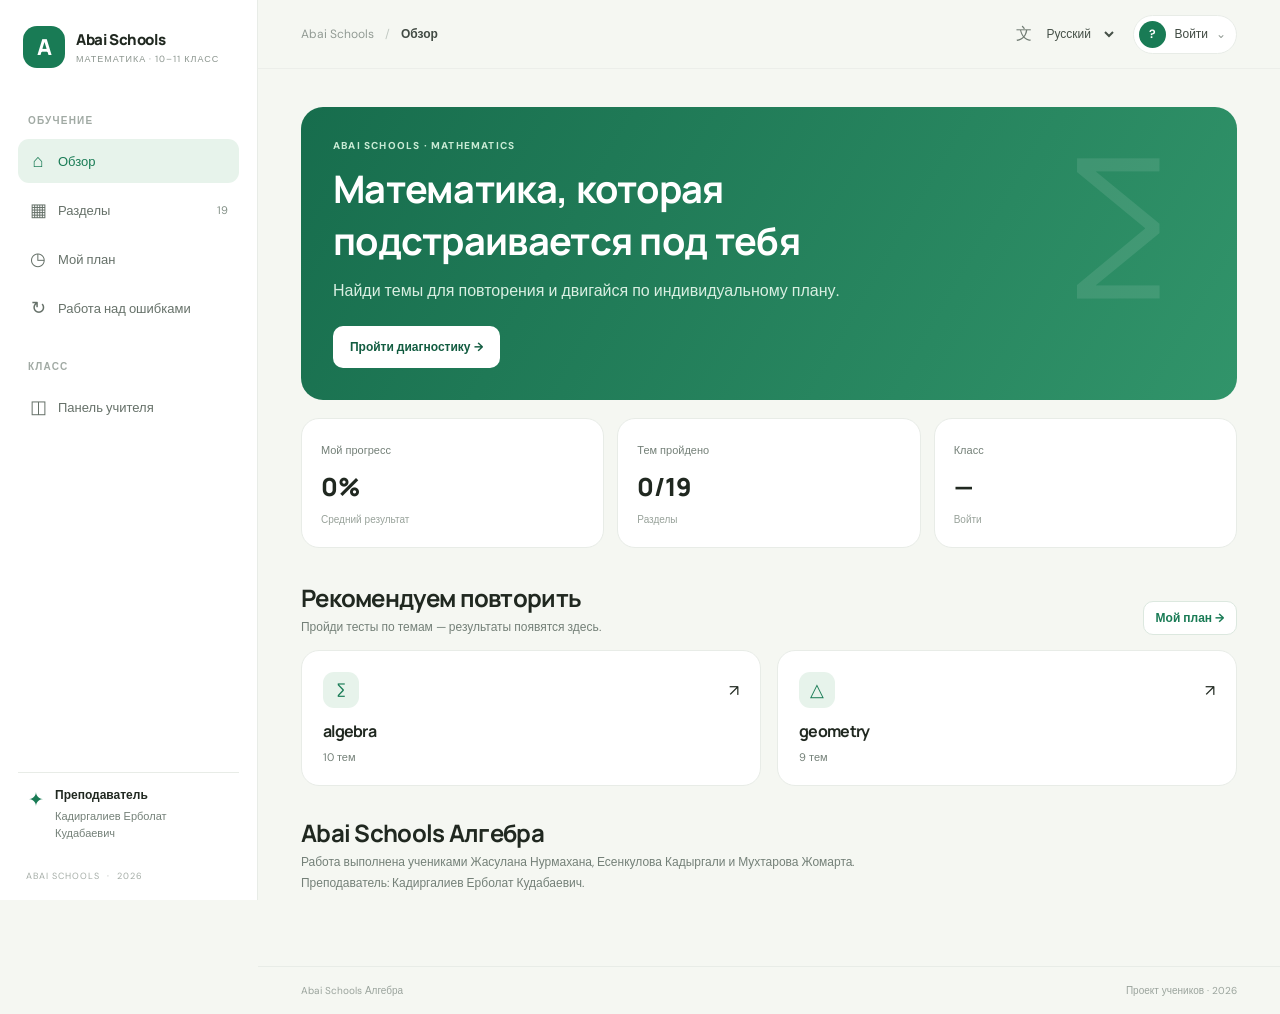
<file: index.html>
<!doctype html>
<html lang="ru">
<head>
  <meta charset="UTF-8">
  <meta name="viewport" content="width=device-width, initial-scale=1">
  <meta name="theme-color" content="#f5f7f2">
  <meta name="description" content="Abai Schools Алгебра — математика с индивидуальным планом обучения.">
  <title>Abai Schools Алгебра</title>
  <link rel="stylesheet" href="styles.css">
</head>
<body>
  <div class="app-shell">
    <aside class="sidebar">
      <a class="brand" href="index.html#home">
        <span class="brand-mark">A</span>
        <span><b>Abai Schools</b><small>МАТЕМАТИКА · 10–11 КЛАСС</small></span>
      </a>

      <div class="side-label" data-i18n="workspace">ОБУЧЕНИЕ</div>
      <nav class="side-nav" aria-label="Навигация">
        <a class="nav-link active" href="#home" data-page="home"><span>⌂</span><span data-i18n="overview">Обзор</span></a>
        <a class="nav-link" href="sections.html#sections" data-page="sections"><span>▦</span><span data-i18n="sections">Разделы</span><span class="nav-count">19</span></a>
        <a class="nav-link" href="#plan" data-page="plan"><span>◷</span><span data-i18n="myPlan">Мой план</span></a>
        <a class="nav-link" href="#mistakes" data-page="mistakes"><span>↻</span><span data-i18n="mistakes">Работа над ошибками</span></a>
      </nav>

      <div class="side-label teacher-label" data-i18n="classroom">КЛАСС</div>
      <nav class="side-nav">
        <a class="nav-link" href="#teacher" data-page="teacher"><span>◫</span><span data-i18n="teacherView">Панель учителя</span></a>
      </nav>

      <div class="sidebar-bottom">
        <div class="teacher-note">
          <span class="teacher-icon">✦</span>
          <div><b data-i18n="teacher">Преподаватель</b><small>Кадиргалиев Ерболат<br>Кудабаевич</small></div>
        </div>
        <div class="side-foot">ABAI SCHOOLS <span>·</span> 2026</div>
      </div>
    </aside>

    <main class="main-area">
      <header class="topbar">
        <div class="breadcrumbs" id="breadcrumbs">Abai Schools <span>/</span> <b data-i18n="overview">Обзор</b></div>
        <div class="top-actions">
          <label class="language-picker">
            <span>文</span>
            <select id="language" aria-label="Язык">
              <option value="ru">Русский</option>
              <option value="kk">Қазақша</option>
              <option value="en">English</option>
            </select>
          </label>
          <button class="user-pill" id="profileButton" type="button">
            <span class="avatar" id="avatar">?</span>
            <span id="profileName">Войти</span>
            <span class="chevron">⌄</span>
          </button>
        </div>
      </header>

      <div id="app" class="page-content"></div>
      <footer class="site-footer">
        <span>Abai Schools Алгебра</span>
        <span>Проект учеников · 2026</span>
      </footer>
    </main>
  </div>

  <dialog id="loginDialog" class="modal">
    <form method="dialog" id="loginForm">
      <button class="modal-close" value="cancel" aria-label="Закрыть">×</button>
      <div class="eyebrow" data-i18n="profile">ПРОФИЛЬ УЧЕНИКА</div>
      <h2 data-i18n="joinTitle">Начнём учиться</h2>
      <p class="muted" data-i18n="joinText">Создайте профиль без электронной почты.</p>

      <label class="field-label" for="studentName" data-i18n="yourName">Ваше имя</label>
      <input id="studentName" required maxlength="40" autocomplete="name" placeholder="Например, Айдана">

      <label class="field-label" for="className" data-i18n="yourClass">Класс</label>
      <input id="className" required maxlength="30" placeholder="Например, 10А">

      <button class="button primary full" type="submit" data-i18n="saveProfile">Сохранить профиль</button>
      <p class="privacy-note" data-i18n="localNote">Данные профиля сохраняются на этом устройстве.</p>
    </form>
  </dialog>

  <script src="app.js"></script>
</body>
</html>
</file>
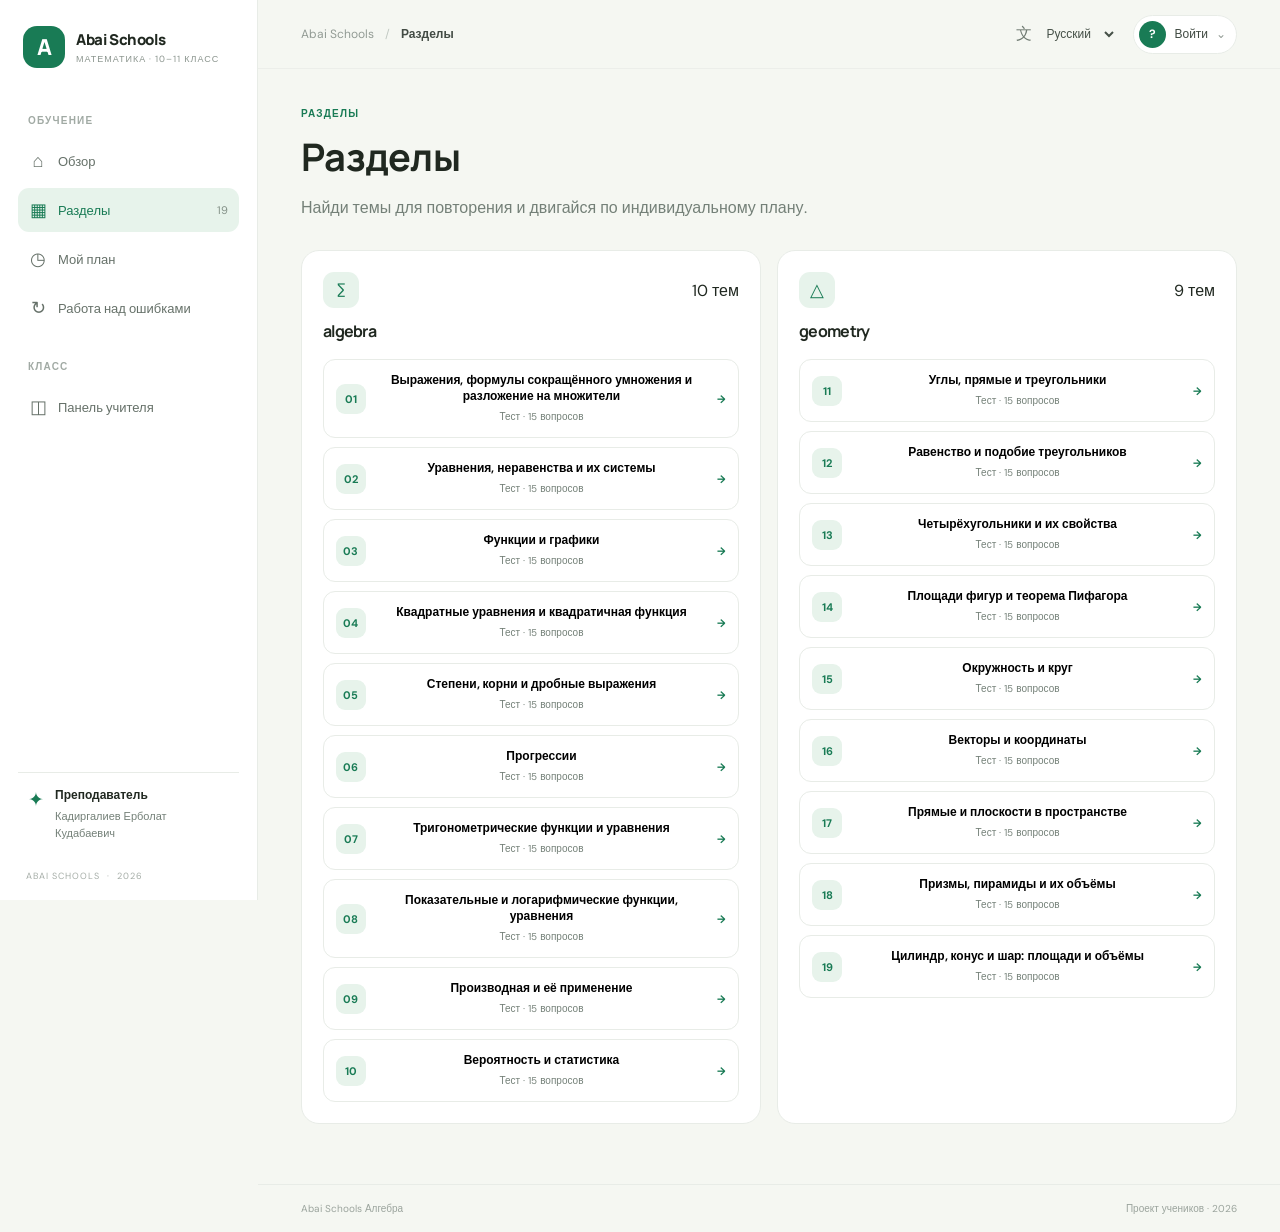
<file: sections.html>
<!doctype html>
<html lang="ru">
<head>
  <meta charset="UTF-8">
  <meta name="viewport" content="width=device-width, initial-scale=1">
  <meta name="theme-color" content="#f5f7f2">
  <title>Разделы — Abai Schools Алгебра</title>
  <link rel="stylesheet" href="styles.css">
</head>
<body>
  <div class="app-shell">
    <aside class="sidebar">
      <a class="brand" href="index.html#home">
        <span class="brand-mark">A</span>
        <span><b>Abai Schools</b><small>МАТЕМАТИКА · 10–11 КЛАСС</small></span>
      </a>
      <div class="side-label">ОБУЧЕНИЕ</div>
      <nav class="side-nav" aria-label="Навигация">
        <a class="nav-link" href="index.html#home" data-page="home"><span>⌂</span><span data-i18n="overview">Обзор</span></a>
        <a class="nav-link active" href="sections.html#sections" data-page="sections"><span>▦</span><span data-i18n="sections">Разделы</span><span class="nav-count">19</span></a>
        <a class="nav-link" href="index.html#plan" data-page="plan"><span>◷</span><span data-i18n="myPlan">Мой план</span></a>
        <a class="nav-link" href="index.html#mistakes" data-page="mistakes"><span>↻</span><span data-i18n="mistakes">Работа над ошибками</span></a>
      </nav>
      <div class="side-label teacher-label" data-i18n="classroom">КЛАСС</div>
      <nav class="side-nav">
        <a class="nav-link" href="index.html#teacher" data-page="teacher"><span>◫</span><span data-i18n="teacherView">Панель учителя</span></a>
      </nav>
      <div class="sidebar-bottom">
        <div class="teacher-note"><span class="teacher-icon">✦</span><div><b>Преподаватель</b><small>Кадиргалиев Ерболат<br>Кудабаевич</small></div></div>
        <div class="side-foot">ABAI SCHOOLS <span>·</span> 2026</div>
      </div>
    </aside>

    <main class="main-area">
      <header class="topbar">
        <div class="breadcrumbs">Abai Schools <span>/</span> <b data-i18n="sections">Разделы</b></div>
        <div class="top-actions">
          <label class="language-picker"><span>文</span>
            <select id="language" aria-label="Язык">
              <option value="ru">Русский</option><option value="kk">Қазақша</option><option value="en">English</option>
            </select>
          </label>
          <button class="user-pill" id="profileButton" type="button"><span class="avatar" id="avatar">?</span><span id="profileName">Войти</span><span class="chevron">⌄</span></button>
        </div>
      </header>
      <div id="app" class="page-content"></div>
      <footer class="site-footer"><span>Abai Schools Алгебра</span><span>Проект учеников · 2026</span></footer>
    </main>
  </div>

  <dialog id="loginDialog" class="modal">
    <form method="dialog" id="loginForm">
      <button class="modal-close" value="cancel" aria-label="Закрыть">×</button>
      <div class="eyebrow" data-i18n="profile">ПРОФИЛЬ УЧЕНИКА</div>
      <h2 data-i18n="joinTitle">Начнём учиться</h2>
      <p class="muted" data-i18n="joinText">Создайте профиль без электронной почты.</p>
      <label class="field-label" for="studentName" data-i18n="yourName">Ваше имя</label>
      <input id="studentName" required maxlength="40" placeholder="Например, Айдана">
      <label class="field-label" for="className" data-i18n="yourClass">Класс</label>
      <input id="className" required maxlength="30" placeholder="Например, 10А">
      <button class="button primary full" type="submit" data-i18n="saveProfile">Сохранить профиль</button>
      <p class="privacy-note" data-i18n="localNote">Данные профиля сохраняются на этом устройстве.</p>
    </form>
  </dialog>

  <script>
    // Запускаем app.js сразу на странице разделов.
    if (!location.hash) history.replaceState(null, '', location.pathname + '#sections');
  </script>
  <script src="app.js"></script>
</body>
</html>
</file>
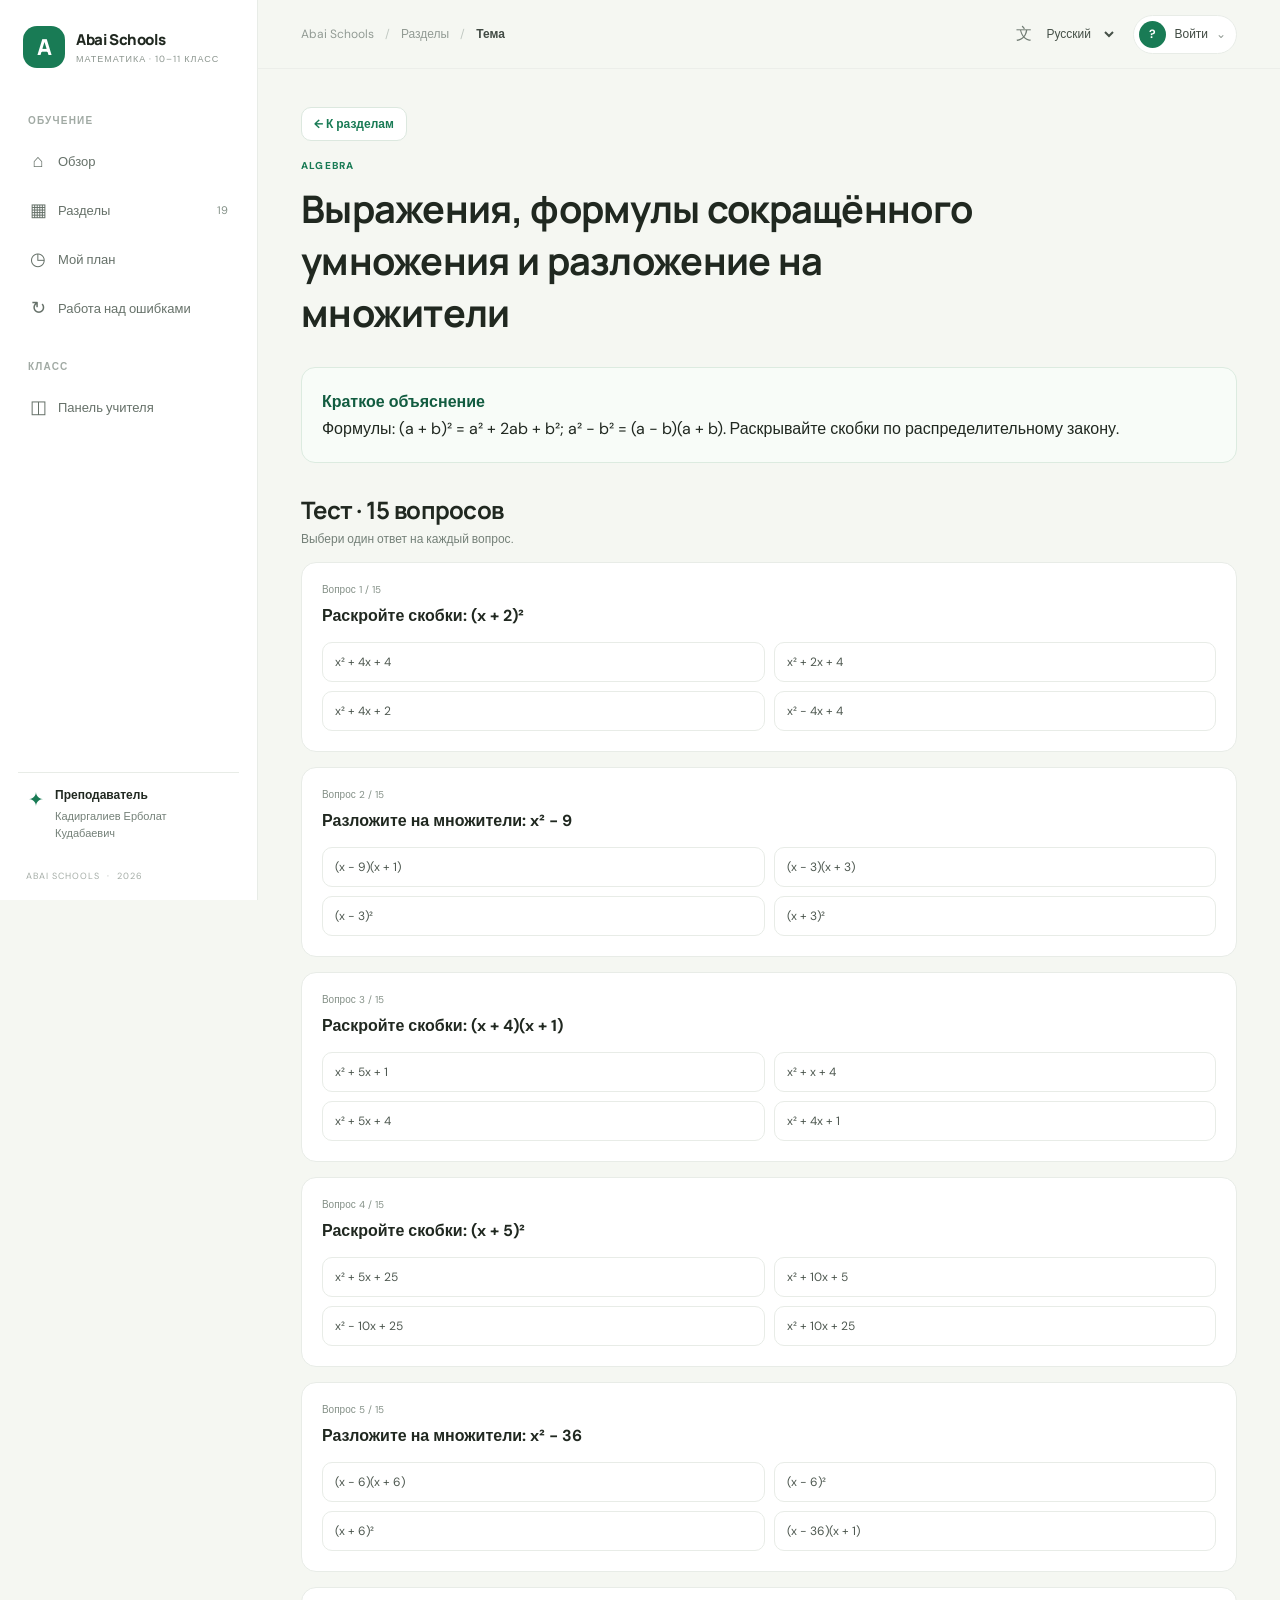
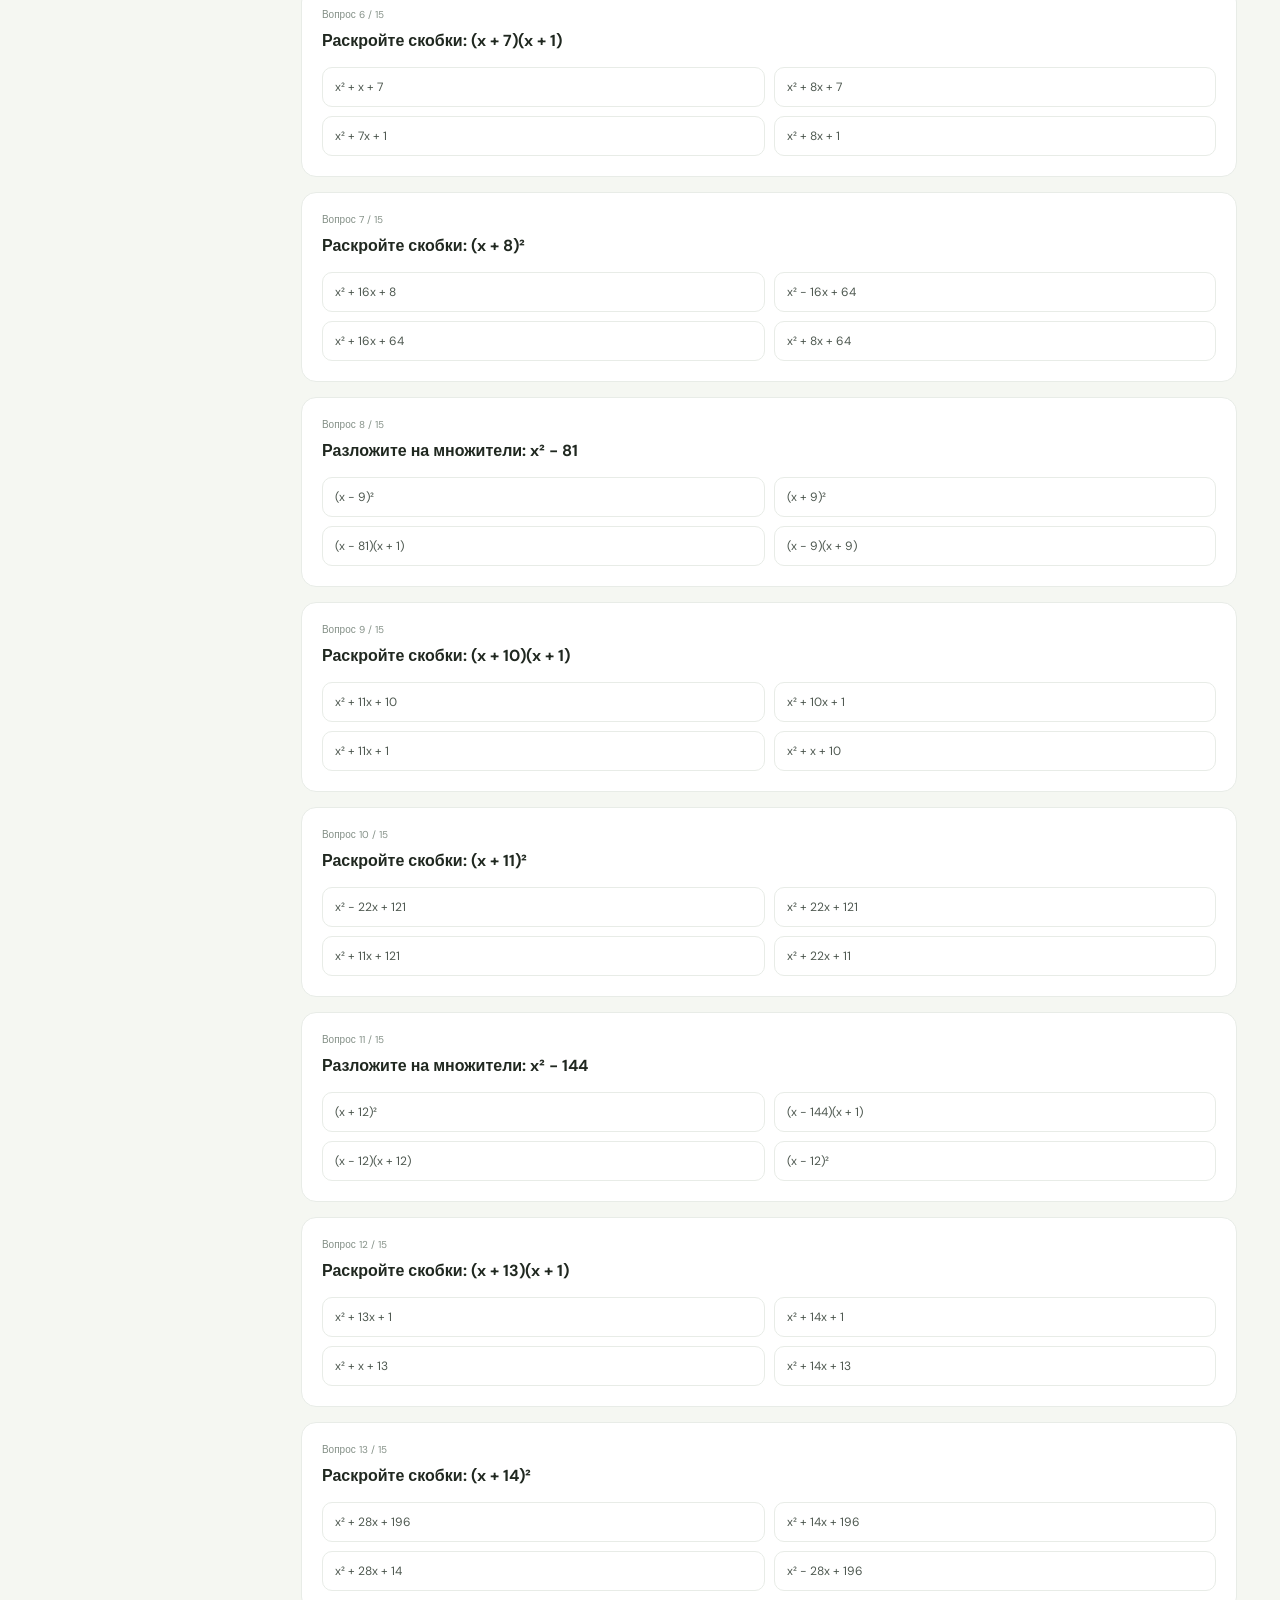
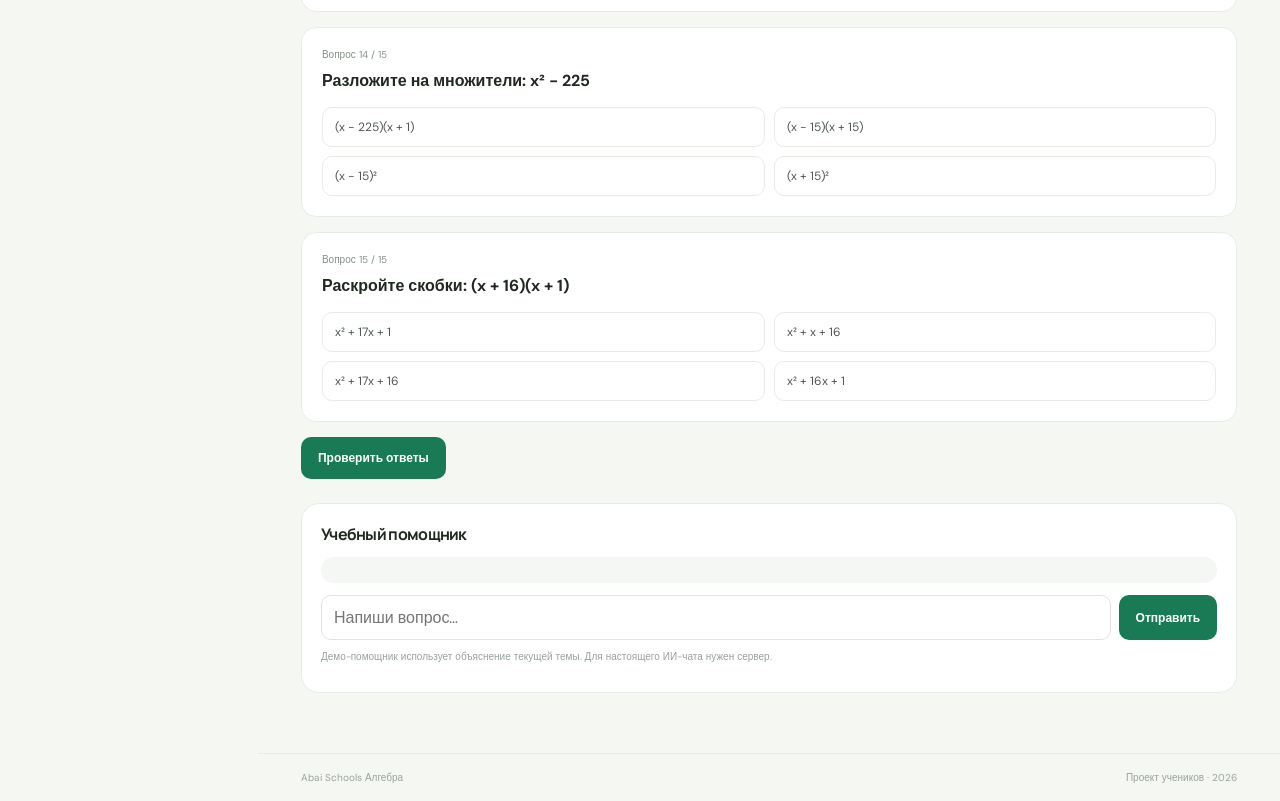
<file: topic.html>
<!doctype html>
<html lang="ru">
<head>
  <meta charset="UTF-8">
  <meta name="viewport" content="width=device-width, initial-scale=1">
  <meta name="theme-color" content="#f5f7f2">
  <title>Тема — Abai Schools Алгебра</title>
  <link rel="stylesheet" href="styles.css">
</head>
<body>
  <div class="app-shell">
    <aside class="sidebar">
      <a class="brand" href="index.html#home">
        <span class="brand-mark">A</span>
        <span><b>Abai Schools</b><small>МАТЕМАТИКА · 10–11 КЛАСС</small></span>
      </a>
      <div class="side-label">ОБУЧЕНИЕ</div>
      <nav class="side-nav" aria-label="Навигация">
        <a class="nav-link" href="index.html#home" data-page="home"><span>⌂</span><span data-i18n="overview">Обзор</span></a>
        <a class="nav-link active" href="sections.html#sections" data-page="sections"><span>▦</span><span data-i18n="sections">Разделы</span><span class="nav-count">19</span></a>
        <a class="nav-link" href="index.html#plan" data-page="plan"><span>◷</span><span data-i18n="myPlan">Мой план</span></a>
        <a class="nav-link" href="index.html#mistakes" data-page="mistakes"><span>↻</span><span data-i18n="mistakes">Работа над ошибками</span></a>
      </nav>
      <div class="side-label teacher-label" data-i18n="classroom">КЛАСС</div>
      <nav class="side-nav">
        <a class="nav-link" href="index.html#teacher" data-page="teacher"><span>◫</span><span data-i18n="teacherView">Панель учителя</span></a>
      </nav>
      <div class="sidebar-bottom">
        <div class="teacher-note"><span class="teacher-icon">✦</span><div><b>Преподаватель</b><small>Кадиргалиев Ерболат<br>Кудабаевич</small></div></div>
        <div class="side-foot">ABAI SCHOOLS <span>·</span> 2026</div>
      </div>
    </aside>

    <main class="main-area">
      <header class="topbar">
        <div class="breadcrumbs">Abai Schools <span>/</span> <a href="sections.html#sections" data-i18n="sections">Разделы</a> <span>/</span> <b>Тема</b></div>
        <div class="top-actions">
          <label class="language-picker"><span>文</span>
            <select id="language" aria-label="Язык">
              <option value="ru">Русский</option><option value="kk">Қазақша</option><option value="en">English</option>
            </select>
          </label>
          <button class="user-pill" id="profileButton" type="button"><span class="avatar" id="avatar">?</span><span id="profileName">Войти</span><span class="chevron">⌄</span></button>
        </div>
      </header>
      <div id="app" class="page-content"></div>
      <footer class="site-footer"><span>Abai Schools Алгебра</span><span>Проект учеников · 2026</span></footer>
    </main>
  </div>

  <dialog id="loginDialog" class="modal">
    <form method="dialog" id="loginForm">
      <button class="modal-close" value="cancel" aria-label="Закрыть">×</button>
      <div class="eyebrow" data-i18n="profile">ПРОФИЛЬ УЧЕНИКА</div>
      <h2 data-i18n="joinTitle">Начнём учиться</h2>
      <p class="muted" data-i18n="joinText">Создайте профиль без электронной почты.</p>
      <label class="field-label" for="studentName" data-i18n="yourName">Ваше имя</label>
      <input id="studentName" required maxlength="40" placeholder="Например, Айдана">
      <label class="field-label" for="className" data-i18n="yourClass">Класс</label>
      <input id="className" required maxlength="30" placeholder="Например, 10А">
      <button class="button primary full" type="submit" data-i18n="saveProfile">Сохранить профиль</button>
      <p class="privacy-note" data-i18n="localNote">Данные профиля сохраняются на этом устройстве.</p>
    </form>
  </dialog>

  <script>
    // Откройте, например: topic.html?topic=0
    // Номер темы соответствует её позиции в списке app.js, начиная с нуля.
    const topicNumber = new URLSearchParams(location.search).get('topic') || '0';
    history.replaceState(null, '', location.pathname + location.search + '#topic/' + topicNumber);
  </script>
  <script src="app.js"></script>
</body>
</html>
</file>
<file: styles.css>
@import url('https://fonts.googleapis.com/css2?family=DM+Sans:wght@400;500;600;700&family=Manrope:wght@400;500;600;700;800&display=swap');

:root {
  font-family: 'DM Sans', sans-serif;
  color: #202820;
  background: #f5f7f2;
  font-synthesis: none;
  text-rendering: optimizeLegibility;
  --green: #197b55;
  --green-dark: #125c40;
  --green-soft: #e7f3eb;
  --text: #202820;
  --muted: #748078;
  --line: #e8ece7;
  --white: #fff;
  --radius: 18px;
}

* { box-sizing: border-box; }
body { margin: 0; min-width: 320px; }
button, input, select { font: inherit; }
button { cursor: pointer; }
a { color: inherit; text-decoration: none; }

.app-shell { min-height: 100vh; }
.sidebar {
  width: 258px; position: fixed; inset: 0 auto 0 0; z-index: 5;
  padding: 26px 18px 18px; background: #fff; border-right: 1px solid var(--line);
  display: flex; flex-direction: column;
}
.brand { display: flex; gap: 11px; align-items: center; margin: 0 5px 46px; }
.brand-mark {
  width: 42px; height: 42px; display: grid; place-items: center; border-radius: 14px;
  color: white; background: var(--green); font: 800 22px Manrope, sans-serif;
}
.brand b { display: block; font: 800 15px Manrope, sans-serif; letter-spacing: -.4px; }
.brand small { display: block; margin-top: 3px; color: #8a948d; font-size: 9px; letter-spacing: 1px; }
.side-label { margin: 0 10px 12px; color: #a1aaa4; font-size: 10px; font-weight: 700; letter-spacing: 1.2px; }
.teacher-label { margin-top: 30px; }
.side-nav { display: grid; gap: 5px; }
.nav-link {
  min-height: 44px; padding: 0 11px; display: flex; align-items: center; gap: 11px;
  border-radius: 11px; color: #667169; font-size: 13px; transition: .2s;
}
.nav-link > span:first-child { width: 18px; text-align: center; font-size: 18px; }
.nav-link:hover, .nav-link.active { color: var(--green); background: var(--green-soft); }
.nav-count { margin-left: auto; font-size: 11px; color: #849188; }
.sidebar-bottom { margin-top: auto; }
.teacher-note { display: flex; gap: 11px; padding: 14px 10px; border-top: 1px solid var(--line); }
.teacher-icon { color: var(--green); font-size: 19px; }
.teacher-note b, .teacher-note small { display: block; }
.teacher-note b { font-size: 12px; }
.teacher-note small { margin-top: 5px; color: var(--muted); font-size: 11px; line-height: 1.5; }
.side-foot { padding: 15px 8px 0; color: #a5ada7; font-size: 9px; letter-spacing: 1px; }
.side-foot span { padding: 0 4px; }

.main-area { min-height: 100vh; margin-left: 258px; display: flex; flex-direction: column; }
.topbar {
  height: 69px; padding: 0 4.2%; display: flex; justify-content: space-between; align-items: center;
  position: sticky; top: 0; z-index: 4; background: rgba(245,247,242,.92);
  border-bottom: 1px solid rgba(232,236,231,.7); backdrop-filter: blur(10px);
}
.breadcrumbs { color: #929b94; font-size: 12px; }
.breadcrumbs span { padding: 0 8px; color: #c1c9c2; }
.breadcrumbs b { color: #424b44; font-weight: 600; }
.top-actions { display: flex; align-items: center; gap: 16px; }
.language-picker { display: flex; align-items: center; gap: 7px; color: #707b72; }
.language-picker select { padding: 7px 3px; color: #465148; background: transparent; border: 0; outline: 0; font-size: 12px; }
.user-pill { display: flex; align-items: center; gap: 8px; padding: 5px 10px 5px 5px; color: #404a42; background: white; border: 1px solid var(--line); border-radius: 99px; font-size: 12px; }
.avatar { width: 27px; height: 27px; display: grid; place-items: center; border-radius: 50%; color: white; background: var(--green); font-weight: 700; }
.chevron { color: #919a93; }

.page-content { width: min(1120px, 100%); margin: 0 auto; padding: 38px 4.2% 60px; flex: 1; }
.site-footer { padding: 17px 4.2%; display: flex; justify-content: space-between; color: #9ba49d; font-size: 10px; border-top: 1px solid var(--line); }
h1, h2, h3, p { margin-top: 0; }
h1, h2, h3 { font-family: Manrope, sans-serif; letter-spacing: -.7px; }
h1 { margin-bottom: 12px; font-size: clamp(27px, 4vw, 38px); }
h2 { margin-bottom: 9px; font-size: 24px; }
h3 { margin-bottom: 8px; font-size: 16px; }
.eyebrow { margin-bottom: 10px; color: var(--green); font-size: 10px; font-weight: 800; letter-spacing: 1.2px; text-transform: uppercase; }
.muted { color: var(--muted); line-height: 1.65; }
.welcome { max-width: 700px; margin-bottom: 29px; }
.welcome p { max-width: 570px; margin: 0; color: var(--muted); line-height: 1.7; }

.hero {
  position: relative; overflow: hidden; padding: 32px; border-radius: 22px;
  color: white; background: linear-gradient(120deg, #176d4d, #31946a);
}
.hero:after { content: '∑'; position: absolute; right: 7%; top: -35px; color: rgba(255,255,255,.1); font: 200px Manrope; }
.hero .eyebrow { color: #c8ead4; }
.hero h1 { position: relative; z-index: 1; max-width: 550px; }
.hero p { position: relative; z-index: 1; max-width: 540px; color: #d9efe2; line-height: 1.65; }
.hero .button { position: relative; z-index: 1; margin-top: 6px; }
.button {
  min-height: 42px; padding: 0 16px; border: 1px solid transparent; border-radius: 10px;
  font-size: 12px; font-weight: 700; transition: .2s;
}
.button:hover { transform: translateY(-1px); }
.button.primary { color: white; background: var(--green); }
.button.primary:hover { background: var(--green-dark); }
.button.light { color: var(--green-dark); background: white; }
.button.outline { color: var(--green); background: white; border-color: #dce8df; }
.button.full { width: 100%; margin-top: 18px; }
.button.small { min-height: 34px; padding: 0 12px; }

.stats-grid { display: grid; grid-template-columns: repeat(3, 1fr); gap: 13px; margin: 18px 0 33px; }
.stat-card, .card { padding: 19px; border: 1px solid var(--line); border-radius: var(--radius); background: white; }
.stat-label { color: var(--muted); font-size: 11px; }
.stat-value { display: block; margin: 10px 0 3px; font: 800 25px Manrope; }
.stat-hint { color: #98a29a; font-size: 10px; }
.section-heading { display: flex; justify-content: space-between; align-items: end; gap: 15px; margin: 30px 0 15px; }
.section-heading h2 { margin: 0; }
.section-heading p { margin: 5px 0 0; color: var(--muted); font-size: 12px; }
.section-grid { display: grid; grid-template-columns: repeat(2, 1fr); gap: 16px; }
.section-card {
  display: block; padding: 21px; border: 1px solid var(--line); border-radius: var(--radius);
  background: white; transition: .2s;
}
.section-card:hover { border-color: #bad8c5; box-shadow: 0 8px 24px rgba(31,90,59,.06); transform: translateY(-2px); }
.section-card-top { display: flex; justify-content: space-between; align-items: center; margin-bottom: 12px; }
.section-symbol { width: 36px; height: 36px; display: grid; place-items: center; color: var(--green); background: var(--green-soft); border-radius: 11px; font-size: 18px; }
.section-card p { margin: 0; color: var(--muted); font-size: 11px; }
.topic-list { display: grid; gap: 9px; margin-top: 17px; }
.topic-row { display: flex; gap: 12px; align-items: center; padding: 12px; border: 1px solid var(--line); border-radius: 12px; background: white; cursor: pointer; }
.topic-row:hover { border-color: #b9d6c4; }
.topic-index { width: 30px; height: 30px; flex: 0 0 auto; display: grid; place-items: center; border-radius: 9px; color: var(--green); background: var(--green-soft); font-size: 11px; font-weight: 700; }
.topic-main { min-width: 0; flex: 1; }
.topic-main b { display: block; font-size: 12px; }
.topic-main small { color: var(--muted); font-size: 10px; }
.topic-score { color: var(--green); font-size: 11px; font-weight: 700; }
.progress-track { height: 6px; overflow: hidden; border-radius: 99px; background: #edf0ed; }
.progress-track > span { height: 100%; display: block; border-radius: inherit; background: #53a878; }
.lesson-box { padding: 20px; margin: 17px 0; border: 1px solid #dcebe0; border-radius: 14px; background: #f8fcf8; line-height: 1.7; }
.lesson-box b { color: var(--green-dark); }
.quiz-question { padding: 20px; margin: 15px 0; border: 1px solid var(--line); border-radius: 15px; background: white; }
.question-meta { margin-bottom: 9px; color: #849087; font-size: 10px; }
.question-text { margin-bottom: 16px; font-size: 16px; font-weight: 700; }
.answers { display: grid; grid-template-columns: repeat(2, 1fr); gap: 9px; }
.answer-option { padding: 11px 12px; text-align: left; color: #4e5850; background: white; border: 1px solid var(--line); border-radius: 10px; font-size: 12px; }
.answer-option:hover { border-color: #8db99b; }
.answer-option.selected { color: var(--green-dark); border-color: var(--green); background: var(--green-soft); }
.answer-option.correct { color: #17653d; border-color: #6ab487; background: #e9f7ee; }
.answer-option.wrong { color: #a23f35; border-color: #e2a49d; background: #fff0ee; }
.explanation { display: none; margin: 12px 0 0; padding: 11px; border-radius: 9px; color: #566159; background: #f5f7f5; font-size: 11px; line-height: 1.6; }
.explanation.show { display: block; }
.result-banner { padding: 20px; margin: 16px 0; border-radius: 14px; background: var(--green-soft); }
.result-banner strong { color: var(--green-dark); font: 800 22px Manrope; }
.filter-row { display: flex; flex-wrap: wrap; gap: 8px; }
.tag { padding: 7px 10px; border: 1px solid var(--line); border-radius: 99px; color: #6d786f; background: white; font-size: 10px; }
.tag.active { color: var(--green-dark); border-color: #b9d8c4; background: var(--green-soft); }
.ai-chat { display: flex; flex-direction: column; gap: 9px; max-height: 260px; overflow-y: auto; padding: 13px; margin: 12px 0; border-radius: 13px; background: #f5f7f5; }
.chat-message { max-width: 88%; padding: 10px 12px; border-radius: 12px; background: white; font-size: 11px; line-height: 1.6; }
.chat-message.user { align-self: end; color: white; background: var(--green); }
.chat-form { display: flex; gap: 8px; }
.chat-form input { flex: 1; min-width: 0; }
input { width: 100%; padding: 11px 12px; border: 1px solid #dfe5df; border-radius: 10px; outline: 0; background: white; }
input:focus { border-color: #71a984; box-shadow: 0 0 0 3px rgba(25,123,85,.08); }
.field-label { display: block; margin: 15px 0 7px; color: #4c574e; font-size: 11px; font-weight: 700; }
.empty { padding: 28px; text-align: center; color: var(--muted); border: 1px dashed #d8dfd9; border-radius: 14px; font-size: 12px; line-height: 1.7; }

.modal { width: min(420px, calc(100% - 28px)); padding: 0; border: 0; border-radius: 20px; box-shadow: 0 24px 90px rgba(22,42,28,.2); }
.modal::backdrop { background: rgba(22,35,27,.42); backdrop-filter: blur(3px); }
.modal form { position: relative; padding: 30px; }
.modal-close { position: absolute; top: 13px; right: 15px; border: 0; background: transparent; color: #858f87; font-size: 24px; }
.modal h2 { margin-top: 0; }
.privacy-note { margin: 13px 0 0; text-align: center; color: #89938b; font-size: 10px; }

@media (max-width: 900px) {
  .sidebar { width: 218px; }
  .main-area { margin-left: 218px; }
  .page-content { padding-left: 25px; padding-right: 25px; }
}
@media (max-width: 650px) {
  .sidebar { width: 62px; padding: 17px 8px; align-items: center; }
  .brand { margin: 0 0 29px; }
  .brand > span:not(.brand-mark), .side-label, .nav-link > span:not(:first-child), .teacher-note, .side-foot { display: none; }
  .nav-link { width: 44px; justify-content: center; padding: 0; }
  .teacher-label + .side-nav { margin-top: 12px; }
  .main-area { margin-left: 62px; }
  .topbar { height: 60px; padding: 0 14px; }
  .breadcrumbs { font-size: 10px; }
  .top-actions { gap: 5px; }
  .user-pill { padding-right: 7px; }
  #profileName, .chevron { display: none; }
  .page-content { padding: 24px 14px 42px; }
  .hero { padding: 23px 20px; }
  .hero:after { right: -35px; font-size: 150px; }
  .stats-grid { gap: 7px; }
  .stat-card { padding: 12px 9px; }
  .stat-value { font-size: 20px; }
  .stat-label { font-size: 9px; }
  .section-grid { grid-template-columns: 1fr; }
  .answers { grid-template-columns: 1fr; }
  .site-footer { padding: 14px; font-size: 9px; }
}
</file>
